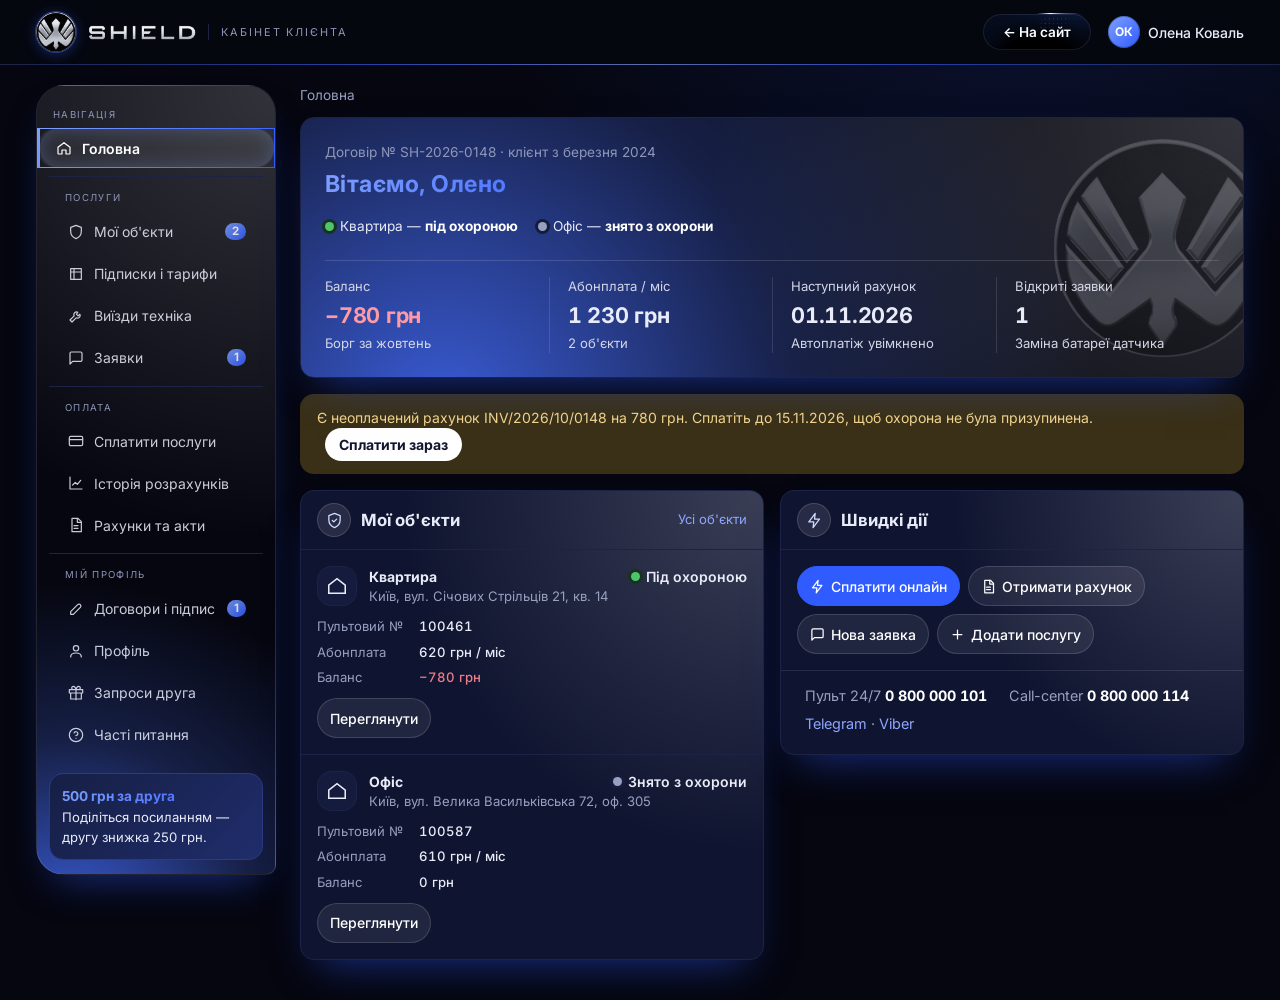
<file: shield-site-github-2026-11-03 2/cabinet.html>
<!doctype html><html><head><meta charset=utf8><meta name=viewport content="width=device-width,initial-scale=1,viewport-fit=cover"><style>:root{color-scheme:light;box-sizing:border-box;padding-top:env(safe-area-inset-top,0px);padding-bottom:env(safe-area-inset-bottom,0px)}html{scroll-padding-top:env(safe-area-inset-top,0px)}body{margin:0;padding:0;font:14px -apple-system,BlinkMacSystemFont,sans-serif;background:#fff;color:#000}img{max-width:100%}[hidden]:not([hidden=until-found i]){display:none!important}</style><body>
<link rel="stylesheet" href="shiny-button.css?v=20260923l">
<title>SHIELD — Кабінет клієнта</title>
<meta name="claude:viewport-fit-sides" content="cover">
<link rel="preconnect" href="https://fonts.googleapis.com"><link rel="preconnect" href="https://fonts.gstatic.com" crossorigin>
<link rel="stylesheet" href="https://fonts.googleapis.com/css2?family=Inter:wght@400;500;600;700;800&display=swap">
<style>
/* Layout: Odoo portal structure (cards, statusbar, notebook tabs) in SHIELD's black-and-chrome identity; dark header + Sheriff-style dark left navigation, steel-grey work area. */
:root{color-scheme:dark;
  --primary:#2f5bff; --primary-hover:#4d7fff; --primary-fg:#FFFFFF; --secondary:#8fa6ff;
  --chrome-bg:#05070f; --chrome-bg-2:#0c1024; --chrome-line:#1c2347; --chrome-fg:#e9ecf8; --chrome-muted:#8e96b8;
  --metal:linear-gradient(135deg,#7fa0ff 0%,#2f5bff 100%);
  --display:"Inter",system-ui,-apple-system,sans-serif;
  --bg:#080b18; --surface:#0f1430; --surface-2:#151b3d; --border:#262e5c; --border-soft:#1c2347;
  --fg:#e9ecf8; --muted:#98a0c0; --link:#8fa6ff;
  --success:#4CC56B; --success-bg:#16331f; --success-fg:#9BE0AE;
  --warning:#F0B43C; --warning-bg:#3a3017; --warning-fg:#F3D48C;
  --danger:#F07C87; --danger-bg:#46242A; --danger-fg:#F6B7BE;
  --info-bg:#14305e; --info-fg:#a9c6ff; --src-bg:#1a2350; --src-fg:#b4c3ff;
  --font:"Inter",-apple-system,BlinkMacSystemFont,"Segoe UI",Roboto,Arial,sans-serif;
  --mono:SFMono-Regular,Menlo,Consolas,monospace;
  --radius:14px;
}
*{box-sizing:border-box}
body{background:var(--bg);color:var(--fg);font-family:var(--font);font-size:14px;line-height:1.5}
a{color:var(--link);text-decoration:none} a:hover{text-decoration:underline}
h1,h2,h3{margin:0;font-weight:600;text-wrap:balance}
h1{font-family:var(--display);font-weight:700;font-size:1.3rem;letter-spacing:.02em;line-height:1.35}
h2{font-size:1.05rem} h3{font-size:1rem}
.num{font-variant-numeric:tabular-nums}
:focus-visible{outline:2px solid var(--secondary);outline-offset:2px}

/* header */
body::before{content:"";position:fixed;inset:0 0 auto;height:env(safe-area-inset-top,0px);z-index:10;background:var(--chrome-bg)}
.topbar{position:sticky;top:env(safe-area-inset-top,0px);z-index:5;background:var(--chrome-bg);border-bottom:1px solid var(--chrome-line);color:var(--chrome-fg)}
.topbar::after{content:"";position:absolute;left:0;right:0;bottom:-1px;height:1px;background:linear-gradient(90deg,transparent,#2f5bff 30%,#8fa6ff 50%,#2f5bff 70%,transparent);opacity:.55}
.topbar-in{display:flex;align-items:center;gap:16px;min-height:64px;max-width:1240px;margin:0 auto;padding-left:max(16px,env(safe-area-inset-left,0px));padding-right:max(16px,env(safe-area-inset-right,0px))}
.logo{display:flex;align-items:center;gap:12px}
.logo:hover{text-decoration:none}
.logo .emblem{width:40px;height:40px;border-radius:50%;box-shadow:0 0 0 1px #2c3a80,0 2px 14px rgba(47,91,255,.35)}
.logo .wordmark{height:15px;width:auto}
.logo .sub{font-size:.68rem;letter-spacing:.18em;text-transform:uppercase;color:var(--chrome-muted);border-left:1px solid var(--chrome-line);padding-left:12px}
.top-actions{margin-left:auto;display:flex;align-items:center;gap:16px}
.src-toggle{display:flex;align-items:center;gap:6px;font-size:.8rem;color:var(--chrome-muted);cursor:pointer;user-select:none}
.user-chip{display:flex;align-items:center;gap:8px;font-weight:500}
.avatar{width:32px;height:32px;border-radius:50%;background:var(--metal);color:#fff;display:grid;place-items:center;font-size:.75rem;font-weight:700;box-shadow:inset 0 0 0 1px rgba(0,0,0,.25)}
@media (max-width:640px){.user-name,.src-toggle span,.logo .sub{display:none}.logo .wordmark{height:12px}}

.back-site{font-size:.85rem;font-weight:600;color:var(--chrome-fg);border:1px solid var(--chrome-line);border-radius:999px;padding:6px 14px}.back-site:hover{background:rgba(255,255,255,.06);text-decoration:none}
@media (max-width:640px){.back-site{padding:5px 10px;font-size:.78rem}}



/* === site card look: dark glass cards with blue glow, asymmetric corners === */
body{background:radial-gradient(60% 40% at 80% 0%,rgba(47,91,255,.14),transparent 70%),#05060f}
.card,.kpi,.hero,.side{background:radial-gradient(circle at 15% 115%,#3a5cd6 0%,#161f45 42%,#05060f 78%);border:1px solid rgba(120,150,255,.16);border-radius:28px 28px 10px 28px;box-shadow:0 18px 50px -18px rgba(47,91,255,.35)}
.hero{padding:34px}
.card-h{border-bottom:1px solid rgba(255,255,255,.1);padding:18px 24px}
.card-b{padding:24px}
.kpi{padding:24px}
.kpi .v{font-weight:700;font-size:1.6rem;letter-spacing:-.01em}
.card-h h2,.card-h h3{font-weight:700}
th{background:rgba(255,255,255,.05)}
td,th{border-bottom-color:rgba(255,255,255,.08)}
tfoot td{background:rgba(255,255,255,.05)}
.obj-ico{border-radius:50%;background:rgba(255,255,255,.08);border-color:rgba(255,255,255,.12)}
.btn{border-radius:999px;padding:10px 20px}
.btn:not(.btn-primary):not(.btn-secondary):not(.btn-link):not(.btn-danger){background:rgba(255,255,255,.08);border-color:rgba(255,255,255,.14);color:#fff}
.side{padding:14px 0}
.side a{border-left:0;border-radius:999px;margin:2px 12px;padding:9px 14px}
.side a.active{border-image:none;border-left:0;background:rgba(255,255,255,.14)}
.side a .cnt{background:#fff;color:#11162f}
.side-promo{background:rgba(255,255,255,.08);border:1px solid rgba(255,255,255,.14);border-radius:20px}
.plan-opt,.alert{border-radius:20px}
.plan-opt{background:rgba(255,255,255,.04)}
.tabs button.on{background:rgba(255,255,255,.08)}
input[type=text],input[type=number],input[type=tel],input[type=email],select,textarea{background:rgba(255,255,255,.06);border-color:rgba(255,255,255,.16);border-radius:14px}
@media (max-width:900px){.side{border-radius:22px;padding:4px}.side a{margin:0 2px}}

/* sidebar + cards: same glass sheen as site process cards */
.side,.card,.kpi,.hero{position:relative;overflow:hidden;border:1px solid rgba(255,255,255,.12);box-shadow:0 20px 40px -18px rgba(47,91,255,.5)}
.side{position:sticky;overflow:hidden}
.side::before,.card::before,.kpi::before,.hero::before{content:"";position:absolute;inset:0;background:radial-gradient(circle at 100% 0%,rgba(255,255,255,.18),transparent 55%);pointer-events:none;z-index:0}
.side>*,.card>*,.kpi>*,.hero>*{position:relative;z-index:1}
.hero .wm{position:absolute}
.side-group+.side-group{border-top:1px solid rgba(255,255,255,.1);margin:0 20px}
.side-group{padding:10px 0}
.side-label{padding:8px 4px 6px;color:#a9adc9}
.side a{margin:2px -8px;padding:10px 16px;border-radius:999px;border:1px solid transparent;opacity:.92}
.side a:hover{background:rgba(255,255,255,.08)}
.side a.active{background:rgba(255,255,255,.14);border:1px solid rgba(255,255,255,.16);box-shadow:inset 0 0 18px rgba(140,175,255,.25)}
.side-promo{margin:10px 16px 6px}
@media (max-width:900px){.side-group+.side-group{margin:0}.side a{margin:0 2px}}

/* side fix */
.side-group{padding:10px 12px}
.side-group+.side-group{margin:0 12px;padding-inline:0}
.side a{margin:2px 0}
.side-label{padding:8px 12px 6px}
.side{overflow-y:auto;max-height:calc(100vh - 100px);scrollbar-width:none}
.side a:focus-visible{outline:0}
@media (max-width:900px){.side{max-height:none}.side-group,.side-group+.side-group{padding:0;margin:0}.side a{margin:0 2px}}

/* side: strong blue stretch like site cards */
.side{background:radial-gradient(130% 55% at 10% 108%,#4a74ff 0%,#3a5cd6 25%,#16224f 60%,transparent 85%),#05060f}
@media (max-width:900px){.side{background:radial-gradient(circle at 15% 115%,#3a5cd6 0%,#161f45 42%,#05060f 78%)}}

/* side: exact site-card gradient (fixed-size circle so a tall block looks like the square card) */
.side{background:radial-gradient(circle 440px at 15% calc(100% + 50px),#3a5cd6 0%,#161f45 42%,#05060f 78%);border-radius:28px 28px 10px 28px}
@media (max-width:900px){.side{background:radial-gradient(circle at 15% 115%,#3a5cd6 0%,#161f45 42%,#05060f 78%)}}
/* transitions */
@keyframes cabIn{from{opacity:0;transform:translateY(14px)}to{opacity:1;transform:none}}
@keyframes cabPage{from{opacity:0}to{opacity:1}}
body{animation:cabPage .5s ease both}
.view:not([hidden]){animation:cabIn .45s cubic-bezier(.22,1,.36,1) both}
.view:not([hidden]) > .card,.view:not([hidden]) .grid > *{animation:cabIn .5s cubic-bezier(.22,1,.36,1) both}
.view:not([hidden]) .grid > :nth-child(2){animation-delay:.05s}
.view:not([hidden]) .grid > :nth-child(3){animation-delay:.1s}
.view:not([hidden]) .grid > :nth-child(4){animation-delay:.15s}
.card,.btn,.side a,.back-site,.plan-opt,.tabs button{transition:background .2s,border-color .2s,transform .2s,box-shadow .2s,color .2s}
.card:hover{border-color:var(--border)}
.btn:hover{transform:translateY(-1px)}
body.leaving{opacity:0;transition:opacity .35s ease}
@media (prefers-reduced-motion:reduce){*{animation:none!important}}
/* shell */
.shell{display:grid;grid-template-columns:240px minmax(0,1fr);gap:24px;max-width:1240px;margin:0 auto;padding-block:20px 40px;padding-left:max(16px,env(safe-area-inset-left,0px));padding-right:max(16px,env(safe-area-inset-right,0px))}
@media (max-width:900px){.shell{grid-template-columns:minmax(0,1fr);gap:12px}}

/* sidebar */
.side{align-self:start;position:sticky;top:calc(env(safe-area-inset-top,0px) + 84px);background:var(--chrome-bg-2);border:1px solid var(--chrome-line);border-radius:var(--radius);padding:8px 0;color:var(--chrome-fg)}
.side-group{padding:6px 0}
.side-group+.side-group{border-top:1px solid var(--chrome-line)}
.side-label{font-family:var(--display);font-size:.6rem;text-transform:uppercase;letter-spacing:.14em;color:var(--chrome-muted);padding:8px 16px 4px}
.side a{display:flex;align-items:center;gap:10px;padding:8px 16px;color:var(--chrome-fg);border-left:3px solid transparent;opacity:.86}
.side a:hover{background:rgba(255,255,255,.04);text-decoration:none;opacity:1}
.side a.active{border-image:var(--metal) 1;border-left-width:3px;border-left-style:solid;background:rgba(255,255,255,.07);color:#FFFFFF;font-weight:600;opacity:1}
.side a .cnt{margin-left:auto;font-size:.72rem;font-weight:700;background:var(--metal);color:#fff;border-radius:10px;padding:0 7px}
.side svg{width:16px;height:16px;flex:none;stroke:currentColor;fill:none;stroke-width:1.8;stroke-linecap:round;stroke-linejoin:round}
.side-promo{margin:10px 12px 6px;padding:12px;border-radius:var(--radius);background:linear-gradient(135deg,#161f45,#1f2d6b);border:1px solid #2c3a80;color:var(--chrome-fg);font-size:.82rem}
.side-promo b{display:block;font-family:var(--display);font-weight:700;font-size:.85rem;margin-bottom:2px;background:var(--metal);-webkit-background-clip:text;background-clip:text;color:transparent}
@media (max-width:900px){
  .side{position:static;display:flex;overflow-x:auto;padding:0;gap:0;scrollbar-width:none}
  .side-group{display:flex;padding:0;border:0!important}
  .side-label,.side-promo{display:none}
  .side a{white-space:nowrap;border-left:0;border-bottom:3px solid transparent;padding:10px 12px}
  .side a.active{border-image:none;border-left:0;border-bottom:3px solid #4d7fff}
}

/* content */
.crumbs{display:flex;flex-wrap:wrap;gap:6px;align-items:center;color:var(--muted);font-size:.85rem;margin-bottom:12px}
.crumbs a{color:var(--muted)}
.view{display:grid;gap:16px;min-width:0}
.view-head{display:flex;flex-wrap:wrap;align-items:center;gap:12px;justify-content:space-between}
.card{background:var(--surface);border:1px solid var(--border-soft);border-radius:var(--radius);min-width:0}
.card-h{display:flex;align-items:center;justify-content:space-between;gap:8px;padding:12px 16px;border-bottom:1px solid var(--border-soft)}
.card-b{padding:16px}
.grid{display:grid;gap:16px}
.g2{grid-template-columns:repeat(auto-fit,minmax(280px,1fr))}
.g3{grid-template-columns:repeat(auto-fit,minmax(220px,1fr))}
.g4{grid-template-columns:repeat(auto-fit,minmax(180px,1fr))}
.muted{color:var(--muted)} .small{font-size:.82rem}

.btn{border-radius:999px!important;display:inline-flex;align-items:center;gap:6px;border:1px solid transparent;border-radius:var(--radius);padding:6px 12px;font:inherit;font-weight:500;cursor:pointer;background:var(--surface-2);color:var(--fg);border-color:var(--border)}
.btn:hover{text-decoration:none;filter:brightness(.97)}
.btn-primary{background:var(--primary);border-color:var(--primary);color:var(--primary-fg)}
.btn-primary:hover{background:var(--primary-hover)}
.btn-secondary{background:var(--metal);border-color:#4d7fff;color:#fff}
.btn-link{background:none;border-color:transparent;color:var(--link);padding-inline:4px}
.btn-danger{background:none;color:var(--danger);border-color:var(--danger)}
.btn-row{display:flex;flex-wrap:wrap;gap:8px}

.badge{display:inline-block;font-size:.75rem;font-weight:600;padding:2px 8px;border-radius:10px;white-space:nowrap}
.b-ok{background:var(--success-bg);color:var(--success-fg)}
.b-warn{background:var(--warning-bg);color:var(--warning-fg)}
.b-bad{background:var(--danger-bg);color:var(--danger-fg)}
.b-info{background:var(--info-bg);color:var(--info-fg)}
.b-mute{background:var(--surface-2);color:var(--muted);border:1px solid var(--border-soft)}

/* data-source tags (developer overlay) */
.src{display:none;font-family:var(--mono);font-size:.7rem;background:var(--src-bg);color:var(--src-fg);padding:1px 6px;border-radius:3px;white-space:nowrap}
.show-src .src{display:inline-block}

/* balance + kpis */
.kpi{padding:16px;display:grid;gap:4px}
.kpi .v{font-family:var(--display);font-size:1.2rem;line-height:1.6}

/* home hero band */
.hero{position:relative;overflow:hidden;background:radial-gradient(circle at 15% 115%,#3a5cd6 0%,#161f45 42%,#05060f 78%);color:var(--chrome-fg);border:1px solid var(--chrome-line);border-radius:var(--radius);padding:24px;display:grid;gap:6px}
.hero h1{background:var(--metal);-webkit-background-clip:text;background-clip:text;color:transparent;font-size:1.45rem;max-width:22ch}
.hero .sub{color:var(--chrome-muted);font-size:.85rem;position:relative}
.hero .wm{position:absolute;right:-30px;top:50%;transform:translateY(-50%);width:220px;height:220px;opacity:.22;border-radius:50%;pointer-events:none}
.hero .stat{position:relative;display:flex;flex-wrap:wrap;gap:8px 20px;margin-top:10px;font-size:.85rem}
.hero .stat b{color:#FFFFFF}
@media (max-width:640px){.hero .wm{width:150px;height:150px;right:-40px}}
.kpi .v.neg{color:var(--danger)} .kpi .v.pos{color:var(--success)}

/* object card */
.obj{display:grid;gap:10px;padding:16px}
.obj-top{display:flex;gap:12px;align-items:flex-start}
.obj-ico{width:40px;height:40px;border-radius:var(--radius);background:var(--surface-2);border:1px solid var(--border-soft);display:grid;place-items:center;flex:none}
.obj-ico svg{width:22px;height:22px;stroke:var(--fg);fill:none;stroke-width:1.7}
.armed{display:flex;align-items:center;gap:6px;font-weight:600}
.dot{width:9px;height:9px;border-radius:50%;background:var(--success);box-shadow:0 0 0 3px var(--success-bg)}
.dot.off{background:var(--muted);box-shadow:0 0 0 3px var(--surface-2)}
.dl{display:grid;grid-template-columns:max-content minmax(0,1fr);gap:6px 16px;margin:0}
.dl dt{color:var(--muted)} .dl dd{margin:0;font-weight:500}

/* Odoo statusbar */
.statusbar{display:flex;flex-wrap:wrap;gap:0;justify-content:flex-end}
.statusbar span{position:relative;padding:4px 14px 4px 20px;font-size:.8rem;background:var(--surface-2);color:var(--muted);border:1px solid var(--border-soft);margin-left:-1px;clip-path:polygon(0 0,calc(100% - 8px) 0,100% 50%,calc(100% - 8px) 100%,0 100%,8px 50%)}
.statusbar span:first-child{clip-path:polygon(0 0,calc(100% - 8px) 0,100% 50%,calc(100% - 8px) 100%,0 100%);padding-left:12px}
.statusbar span.on{background:var(--primary);color:var(--primary-fg);border-color:var(--primary)}

/* tables */
.tbl-wrap{overflow-x:auto}
table{width:100%;border-collapse:collapse;font-variant-numeric:tabular-nums}
th,td{padding:9px 12px;border-bottom:1px solid var(--border-soft);text-align:left;vertical-align:middle}
th{font-size:.78rem;color:var(--muted);font-weight:600;background:var(--surface-2);white-space:nowrap}
td.r,th.r{text-align:right}
tr:last-child td{border-bottom:0}
tfoot td{font-weight:600;background:var(--surface-2)}

/* tabs (Odoo notebook) */
.tabs{display:flex;gap:0;border-bottom:1px solid var(--border);overflow-x:auto}
.tabs button{border:1px solid transparent;border-bottom:0;background:none;padding:8px 14px;font:inherit;color:var(--muted);cursor:pointer;margin-bottom:-1px;border-radius:var(--radius) var(--radius) 0 0;white-space:nowrap}
.tabs button.on{background:var(--surface);border-color:var(--border);color:var(--fg);font-weight:600}

/* timeline (Odoo chatter-like) */
.tl{display:grid;gap:0}
.tl-item{display:grid;grid-template-columns:20px minmax(0,1fr) auto;gap:10px;padding:10px 0;border-bottom:1px dashed var(--border-soft)}
.tl-item:last-child{border-bottom:0}
.tl-dot{width:10px;height:10px;border-radius:50%;margin-top:5px;background:var(--muted)}
.tl-dot.ok{background:var(--success)} .tl-dot.warn{background:var(--warning)} .tl-dot.bad{background:var(--danger)}

/* forms */
.field{display:grid;gap:4px}
.field label{font-weight:600;font-size:.85rem}
input[type=text],input[type=number],input[type=tel],input[type=email],select,textarea{font:inherit;color:var(--fg);background:var(--surface);border:1px solid var(--border);border-radius:var(--radius);padding:7px 10px;width:100%}
textarea{min-height:90px;resize:vertical}
.switch{display:flex;align-items:center;gap:10px;cursor:pointer}
.switch input{width:36px;height:20px;appearance:none;background:var(--border);border-radius:10px;position:relative;cursor:pointer;flex:none;transition:background .15s}
.switch input::after{content:"";position:absolute;top:2px;left:2px;width:16px;height:16px;border-radius:50%;background:#fff;transition:left .15s}
.switch input:checked{background:var(--success)} .switch input:checked::after{left:18px}

.alert{padding:12px 16px;border-radius:var(--radius);border:1px solid transparent}
.alert-warn{background:var(--warning-bg);color:var(--warning-fg)}
.alert-info{background:var(--info-bg);color:var(--info-fg)}

details.faq{border-bottom:1px solid var(--border-soft)}
details.faq summary{cursor:pointer;padding:12px 16px;font-weight:500;list-style:none;display:flex;justify-content:space-between;gap:12px}
details.faq summary::after{content:"+";color:var(--muted)}
details.faq[open] summary::after{content:"−"}
details.faq p{margin:0;padding:0 16px 14px;color:var(--muted);max-width:70ch}

.toast{position:fixed;right:max(16px,env(safe-area-inset-right,0px));bottom:calc(16px + env(safe-area-inset-bottom,0px));background:var(--fg);color:var(--bg);padding:10px 16px;border-radius:var(--radius);box-shadow:0 4px 16px rgba(0,0,0,.2);z-index:20}
.plan-opt{display:grid;gap:4px;padding:14px;border:1px solid var(--border);border-radius:var(--radius);cursor:pointer}
.plan-opt:has(input:checked){border-color:var(--primary);box-shadow:0 0 0 1px var(--primary)}
.plan-opt .price{font-size:1.2rem;font-weight:600}
.copy-row{display:flex;gap:8px} .copy-row input{min-width:0}
@media (prefers-reduced-motion:reduce){*{transition:none!important}}
/* side gradient must beat the later base rule */
nav.side{background:radial-gradient(circle 440px at 15% calc(100% + 50px),#3a5cd6 0%,#161f45 42%,#05060f 78%) !important;border:1px solid rgba(255,255,255,.12) !important;border-radius:28px 28px 10px 28px !important;box-shadow:0 20px 40px -18px rgba(47,91,255,.5)}
@media (max-width:900px){nav.side{background:radial-gradient(circle at 15% 115%,#3a5cd6 0%,#161f45 42%,#05060f 78%) !important;border-radius:22px !important}}

.back-site.shiny-btn{border:1px solid transparent;padding:10px 20px;color:#fff;font-size:.85rem}.back-site.shiny-btn:hover{background:linear-gradient(#000,#000) padding-box,conic-gradient(from calc(var(--gleam-angle) - var(--gleam-angle-offset)),transparent,var(--gleam-accent) var(--gleam-percent),var(--gleam-shine) calc(var(--gleam-percent) * 2),var(--gleam-accent) calc(var(--gleam-percent) * 3),transparent calc(var(--gleam-percent) * 4)) border-box}
/* icons */
.ic{display:inline-grid;place-items:center;width:34px;height:34px;border-radius:50%;background:rgba(255,255,255,.1);border:1px solid rgba(255,255,255,.14);flex:none;color:#cfdcff}
.ic svg{width:17px;height:17px;stroke:currentColor;fill:none;stroke-width:1.8;stroke-linecap:round;stroke-linejoin:round}
.card-h h2,.card-h h3{display:flex;align-items:center;gap:10px}
.kpi .ic{position:absolute;top:16px;right:16px;width:40px;height:40px;z-index:1}
.kpi .ic svg{width:20px;height:20px}
.btn .bi{width:15px;height:15px;stroke:currentColor;fill:none;stroke-width:2;stroke-linecap:round;stroke-linejoin:round;flex:none}

/* home: fewer blocks */
.hero-kpis{position:relative;z-index:1;display:grid;grid-template-columns:repeat(4,minmax(0,1fr));gap:0;margin-top:18px;border-top:1px solid rgba(255,255,255,.14);padding-top:16px}
.hero-kpis>div{display:grid;gap:2px;padding:0 18px;border-left:1px solid rgba(255,255,255,.12)}
.hero-kpis>div:first-child{padding-left:0;border-left:0}
.hero-kpis .muted{color:#aeb4d6}
.hero-kpis .v{font-weight:700;font-size:1.35rem;letter-spacing:-.01em}
.hero-kpis .v.neg{color:#ff9aa4}
.hero-kpis .small{color:#d4d7e8}
.phones-row{display:flex;flex-wrap:wrap;gap:6px 22px;padding:14px 24px 20px;border-top:1px solid rgba(255,255,255,.1);font-size:.9rem}
.phones-row span{color:var(--muted)}.phones-row b{color:#fff;font-variant-numeric:tabular-nums}
@media (max-width:700px){.hero-kpis{grid-template-columns:1fr 1fr;gap:14px 0}.hero-kpis>div:nth-child(3){padding-left:0;border-left:0}}

/* convenience: client-friendly navigation */
.src-toggle{display:none !important}
.tabbar{display:none}
.side a,.btn,.tabs button{min-height:40px}
.alert-warn a{display:inline-flex;align-items:center;background:#fff;color:#11162f;font-weight:700;border-radius:999px;padding:6px 14px;margin-left:8px;text-decoration:none}
@media (max-width:900px){
  .side{display:none !important}
  body{padding-bottom:calc(76px + env(safe-area-inset-bottom,0px))}
  .tabbar{display:grid;grid-template-columns:repeat(5,1fr);position:fixed;left:0;right:0;bottom:0;z-index:30;background:rgba(5,7,15,.92);backdrop-filter:blur(14px);-webkit-backdrop-filter:blur(14px);border-top:1px solid rgba(255,255,255,.1);padding:6px 6px calc(6px + env(safe-area-inset-bottom,0px))}
  .tabbar a{display:flex;flex-direction:column;align-items:center;gap:3px;padding:6px 2px;border-radius:14px;color:#9aa0c8;font-size:11px;font-weight:600;text-decoration:none;min-height:50px}
  .tabbar svg{width:22px;height:22px;stroke:currentColor;fill:none;stroke-width:1.8;stroke-linecap:round;stroke-linejoin:round}
  .tabbar a.on{color:#fff;background:rgba(255,255,255,.12);box-shadow:inset 0 0 14px rgba(120,160,255,.25)}
  .tabbar a.pay svg{color:#7fa0ff}
  .toast{bottom:calc(88px + env(safe-area-inset-bottom,0px))}
  .shell{padding-top:12px}
}
</style>

<header class="topbar"><div class="topbar-in">
  <a class="logo" href="#home" aria-label="SHIELD — на головну">
    <img class="emblem" src="media/cabinet/shield-emblem.png" alt="">
    <img class="wordmark" src="media/cabinet/shield-wordmark.png" alt="SHIELD">
    <span class="sub">Кабінет клієнта</span>
  </a>
  <div class="top-actions">
    <a class="back-site" href="index.html">← На сайт</a>
    <label class="src-toggle" title="Показати, з якої моделі Odoo береться кожен блок"><input type="checkbox" id="srcToggle"> <span>Джерела даних</span></label>
    <div class="user-chip"><div class="avatar">ОК</div><span class="user-name">Олена Коваль</span></div>
  </div>
</div></header>

<div class="shell" id="shell">
  <nav class="side" aria-label="Розділи кабінету">
    <div class="side-group">
      <div class="side-label">Навігація</div>
      <a href="#home" data-v="home"><svg viewBox="0 0 24 24"><path d="M3 11l9-7 9 7v9a1 1 0 0 1-1 1h-5v-6h-6v6H4a1 1 0 0 1-1-1z"/></svg>Головна</a>
    </div>
    <div class="side-group">
      <div class="side-label">Послуги</div>
      <a href="#objects" data-v="objects"><svg viewBox="0 0 24 24"><path d="M12 2l8 3v6c0 5-3.4 9.3-8 11-4.6-1.7-8-6-8-11V5z"/></svg>Мої об'єкти<span class="cnt">2</span></a>
      <a href="#subscription" data-v="subscription"><svg viewBox="0 0 24 24"><path d="M4 4h16v16H4z"/><path d="M4 9h16M9 4v16"/></svg>Підписки і тарифи</a>
      <a href="#visits" data-v="visits"><svg viewBox="0 0 24 24"><path d="M14.7 6.3a4 4 0 0 0-5.4 5.4L3 18l3 3 6.3-6.3a4 4 0 0 0 5.4-5.4l-2.5 2.5-2.5-2.5z"/></svg>Виїзди техніка</a>
      <a href="#tickets" data-v="tickets"><svg viewBox="0 0 24 24"><path d="M21 15a2 2 0 0 1-2 2H7l-4 4V5a2 2 0 0 1 2-2h14a2 2 0 0 1 2 2z"/></svg>Заявки<span class="cnt">1</span></a>
    </div>
    <div class="side-group">
      <div class="side-label">Оплата</div>
      <a href="#pay" data-v="pay"><svg viewBox="0 0 24 24"><rect x="2" y="5" width="20" height="14" rx="2"/><path d="M2 10h20"/></svg>Сплатити послуги</a>
      <a href="#ledger" data-v="ledger"><svg viewBox="0 0 24 24"><path d="M3 3v18h18"/><path d="M7 15l4-4 3 3 5-6"/></svg>Історія розрахунків</a>
      <a href="#invoices" data-v="invoices"><svg viewBox="0 0 24 24"><path d="M6 2h9l5 5v15H6z"/><path d="M14 2v6h6M9 13h6M9 17h6"/></svg>Рахунки та акти</a>
    </div>
    <div class="side-group">
      <div class="side-label">Мій профіль</div>
      <a href="#documents" data-v="documents"><svg viewBox="0 0 24 24"><path d="M4 20h4L18.5 9.5a2.8 2.8 0 0 0-4-4L4 16z"/></svg>Договори і підпис<span class="cnt">1</span></a>
      <a href="#profile" data-v="profile"><svg viewBox="0 0 24 24"><circle cx="12" cy="8" r="4"/><path d="M4 21c0-4 4-6 8-6s8 2 8 6"/></svg>Профіль</a>
      <a href="#referral" data-v="referral"><svg viewBox="0 0 24 24"><path d="M20 12v9H4v-9M2 7h20v5H2zM12 22V7M12 7H8a2.5 2.5 0 1 1 0-5c3 0 4 5 4 5zM12 7h4a2.5 2.5 0 1 0 0-5c-3 0-4 5-4 5z"/></svg>Запроси друга</a>
      <a href="#faq" data-v="faq"><svg viewBox="0 0 24 24"><circle cx="12" cy="12" r="10"/><path d="M9.1 9a3 3 0 0 1 5.8 1c0 2-3 3-3 3M12 17h.01"/></svg>Часті питання</a>
    </div>
    <div class="side-promo"><b>500 грн за друга</b>Поділіться посиланням — другу знижка 250 грн.</div>
  </nav>

  <main id="main">
    <div class="crumbs" id="crumbs"></div>

    <!-- HOME -->
    <section class="view" data-view="home">
      <div class="hero">
        <img class="wm" src="media/cabinet/shield-emblem.png" alt="">
        <span class="sub">Договір № SH-2026-0148 · клієнт з березня 2024</span>
        <h1>Вітаємо, Олено</h1>
        <div class="stat"><span><span class="dot" style="display:inline-block;margin-right:6px"></span>Квартира — <b>під охороною</b></span><span><span class="dot off" style="display:inline-block;margin-right:6px"></span>Офіс — <b>знято з охорони</b></span></div>
      <div class="hero-kpis">
          <div><span class="muted small">Баланс</span><span class="v neg num">−780 грн</span><span class="small">Борг за жовтень</span></div>
          <div><span class="muted small">Абонплата / міс</span><span class="v num">1 230 грн</span><span class="small">2 об'єкти</span></div>
          <div><span class="muted small">Наступний рахунок</span><span class="v num">01.11.2026</span><span class="small">Автоплатіж увімкнено</span></div>
          <div><span class="muted small">Відкриті заявки</span><span class="v num">1</span><span class="small">Заміна батареї датчика</span></div>
        </div>
      </div>
      <div class="alert alert-warn">Є неоплачений рахунок INV/2026/10/0148 на 780 грн. Сплатіть до 15.11.2026, щоб охорона не була призупинена. <a href="#pay">Сплатити зараз</a></div>

      <div class="grid g2">
        <div class="card">
          <div class="card-h"><h2>Мої об'єкти</h2><a href="#objects" class="small">Усі об'єкти</a></div>
          <div id="homeObjects"></div>
        </div>
        <div class="card" style="align-self:start"><div class="card-h"><h2>Швидкі дії</h2></div>
            <div class="card-b btn-row">
              <a class="btn btn-primary" href="#pay">Сплатити онлайн</a>
              <a class="btn" href="#invoices">Отримати рахунок</a>
              <a class="btn" href="#tickets">Нова заявка</a>
              <a class="btn" href="#subscription">Додати послугу</a>
            </div>
            <div class="phones-row"><span>Пульт 24/7 <b>0 800 000 101</b></span><span>Call-center <b>0 800 000 114</b></span><span><a href="#tickets">Telegram</a> · <a href="#tickets">Viber</a></span></div></div>
      </div>

    </section>

    <!-- OBJECTS -->
    <section class="view" data-view="objects" hidden>
      <div class="view-head"><h1>Мої об'єкти</h1><button class="btn btn-primary" data-toast="Заявку на підключення створено. Менеджер зателефонує сьогодні.">+ Підключити новий об'єкт</button></div>
      <div class="grid g2" id="objList"></div>
    </section>

    <!-- OBJECT DETAIL -->
    <section class="view" data-view="object" hidden>
      <div class="card">
        <div class="card-h" style="flex-wrap:wrap"><div><h1 id="objTitle"></h1><div class="muted small" id="objAddr"></div></div><div id="objArmed"></div></div>
        <div class="tabs" role="tablist" style="padding:0 16px">
          <button class="on" data-tab="info">Інформація</button>
          <button data-tab="events">Події охорони</button>
          <button data-tab="equip">Обладнання</button>
          <button data-tab="people">Довірені особи</button>
        </div>
        <div class="card-b" data-pane="info">
          <div class="grid g2">
            <dl class="dl" id="objInfo"></dl>
            <div class="grid" style="gap:10px;align-content:start">
              <div class="muted small">Рівень захищеності <span class="src">кастом: оцінка з обладнання</span></div>
              <div id="objLevel"></div>
              <div class="btn-row"><a class="btn btn-primary" href="#pay">Сплатити</a><a class="btn" href="#subscription">Змінити тариф</a><a class="btn" href="#tickets">Повідомити про несправність</a></div>
            </div>
          </div>
        </div>
        <div class="card-b" data-pane="events" hidden><div class="muted small" style="margin-bottom:8px">Журнал з пульта централізованого спостереження <span class="src">ПЦС API (не Odoo)</span></div><div class="tl" id="objEvents"></div></div>
        <div class="card-b" data-pane="equip" hidden><div class="tbl-wrap"><table><thead><tr><th>Пристрій</th><th>Зона</th><th>Стан</th><th class="r">Заряд</th></tr></thead><tbody id="objEquip"></tbody></table></div><div class="muted small" style="margin-top:8px"><span class="src">stock.lot / ПЦС</span></div></div>
        <div class="card-b" data-pane="people" hidden><div class="tbl-wrap"><table><thead><tr><th>Ім'я</th><th>Телефон</th><th>Роль</th><th>Кодове слово</th></tr></thead><tbody>
          <tr><td>Олена Коваль</td><td class="num">+380 67 000 11 22</td><td>Власник</td><td>●●●●●</td></tr>
          <tr><td>Андрій Коваль</td><td class="num">+380 50 000 33 44</td><td>Довірена особа</td><td>●●●●●</td></tr>
        </tbody></table></div><div class="muted small" style="margin-top:8px">Кодові слова не відображаються. <span class="src">res.partner (child_ids)</span></div></div>
      </div>
    </section>

    <!-- SUBSCRIPTION -->
    <section class="view" data-view="subscription" hidden>
      <div class="card">
        <div class="card-h" style="flex-wrap:wrap;gap:12px"><div><h1>S00148 · Квартира, вул. Січових Стрільців 21</h1><div class="muted small">План: щомісячно · з 12.03.2024 <span class="src">sale.order (is_subscription)</span></div></div>
          <div class="statusbar" aria-label="Статус підписки"><span>Пропозиція</span><span class="on">Активна</span><span>Призупинена</span><span>Закрита</span></div></div>
        <div class="card-b">
          <div class="tbl-wrap"><table>
            <thead><tr><th>Послуга <span class="src">sale.order.line</span></th><th class="r">К-сть</th><th class="r">Ціна</th><th class="r">Сума / міс</th></tr></thead>
            <tbody>
              <tr><td>Пультова охорона квартири<div class="muted small">Цілодобове спостереження, виїзд групи реагування</div></td><td class="r">1</td><td class="r">450 грн</td><td class="r">450 грн</td></tr>
              <tr><td>Тривожна кнопка в застосунку</td><td class="r">1</td><td class="r">90 грн</td><td class="r">90 грн</td></tr>
              <tr><td>Технічне обслуговування обладнання<div class="muted small">1 плановий виїзд на рік</div></td><td class="r">1</td><td class="r">80 грн</td><td class="r">80 грн</td></tr>
            </tbody>
            <tfoot><tr><td colspan="3">Разом щомісяця</td><td class="r">620 грн</td></tr></tfoot>
          </table></div>
        </div>
      </div>
      <div class="grid g2">
        <div class="card"><div class="card-h"><h2>Змінити тариф</h2><span class="src">plan.related_plan_id</span></div>
          <form class="card-b grid" style="gap:10px" data-form="Запит на зміну тарифу надіслано. Нова ціна діятиме з наступного періоду.">
            <label class="plan-opt"><span><input type="radio" name="plan" id="planM" checked> Щомісячно</span><span class="price num">620 грн / міс</span><span class="muted small">Можна скасувати будь-коли</span></label>
            <label class="plan-opt"><span><input type="radio" name="plan" id="planY"> Щороку</span><span class="price num">6 690 грн / рік</span><span class="badge b-ok" style="justify-self:start">−10%, фіксована ціна на рік</span></label>
            <button class="btn btn-primary" style="justify-self:start">Перейти на обраний план</button>
          </form></div>
        <div class="card"><div class="card-h"><h2>Додаткові послуги</h2><span class="src">product.template (recurring)</span></div>
          <div class="card-b grid" style="gap:12px" id="addons"></div></div>
      </div>
      <div class="card"><div class="card-h"><h2>Керування підпискою</h2></div>
        <div class="card-b grid" style="gap:12px">
          <label class="switch"><input type="checkbox" id="autopay" checked> Автоматичне списання з картки •••• 4417 <span class="src">payment_token_id</span></label>
          <div class="btn-row">
            <button class="btn" data-toast="Охорону буде призупинено з 01.12.2026. Абонплата на час паузи — 0 грн.">Призупинити на сезон</button>
            <button class="btn btn-danger" data-toast="Щоб розірвати договір, менеджер зв'яжеться з вами протягом дня.">Розірвати договір</button>
          </div>
          <div class="muted small">Пауза і розірвання доступні, якщо це дозволяє план (<span class="src">pausable_by_user</span> <span class="src">user_closable</span>).</div>
        </div></div>
    </section>

    <!-- PAY -->
    <section class="view" data-view="pay" hidden>
      <h1>Сплатити послуги</h1>
      <div class="grid g2">
        <form class="card" data-form="Оплату 780 грн прийнято. Кошти зарахуються протягом 30 хвилин.">
          <div class="card-h"><h2>Онлайн-оплата</h2><span class="src">account.payment</span></div>
          <div class="card-b grid" style="gap:12px">
            <div class="field"><label for="payObj">Об'єкт</label><select id="payObj"><option>Квартира · вул. Січових Стрільців 21</option><option>Офіс · вул. Велика Васильківська 72</option><option>Усі об'єкти разом</option></select></div>
            <div class="field"><label for="payAmt">Сума, грн</label><input type="number" id="payAmt" value="780" min="1"></div>
            <div class="btn-row"><button class="btn btn-primary">Сплатити карткою</button><button type="button" class="btn" data-toast="Apple Pay / Google Pay відкриються на сторінці платіжного провайдера.">Apple Pay / Google Pay</button></div>
            <div class="muted small">Карткою будь-якого українського банку. Комісія 0%.</div>
          </div>
        </form>
        <div class="grid" style="align-content:start">
          <div class="card kpi"><span class="muted small">До сплати</span><span class="v neg num">780 грн</span><span class="small">Рахунок INV/2026/10/0148 до 15.11.2026</span></div>
          <div class="card"><div class="card-h"><h2>Рахунок для оплати за реквізитами</h2></div>
            <div class="card-b grid" style="gap:10px"><span class="muted">Для юросіб і оплати через банк.</span><button class="btn" data-toast="Рахунок сформовано. Він з'явиться в розділі «Рахунки та акти».">Отримати рахунок</button></div></div>
        </div>
      </div>
    </section>

    <!-- LEDGER -->
    <section class="view" data-view="ledger" hidden>
      <div class="view-head"><h1>Історія взаєморозрахунків</h1><span class="muted small">Баланс: <b class="num" style="color:var(--danger)">−780 грн</b> <span class="src">account.move.line</span></span></div>
      <div class="card tbl-wrap"><table>
        <thead><tr><th>Дата</th><th>Операція</th><th class="r">Нараховано</th><th class="r">Сплачено</th><th class="r">Баланс</th></tr></thead>
        <tbody id="ledgerRows"></tbody></table></div>
    </section>

    <!-- INVOICES -->
    <section class="view" data-view="invoices" hidden>
      <div class="view-head"><h1>Рахунки та акти</h1><button class="btn btn-primary" data-toast="Рахунок на листопад сформовано.">Отримати рахунок</button></div>
      <div class="card tbl-wrap"><table>
        <thead><tr><th>Документ <span class="src">account.move</span></th><th>Дата</th><th>Період</th><th class="r">Сума</th><th>Статус</th><th></th></tr></thead>
        <tbody id="invRows"></tbody></table></div>
    </section>

    <!-- TICKETS -->
    <section class="view" data-view="tickets" hidden>
      <h1>Заявки</h1>
      <div class="grid g2">
        <div class="card"><div class="card-h"><h2>Мої заявки</h2><span class="src">helpdesk.ticket</span></div>
          <div class="tbl-wrap"><table><thead><tr><th>№</th><th>Тема</th><th>Статус</th><th>SLA</th></tr></thead><tbody>
            <tr><td class="num">#1042</td><td>Заміна батареї датчика руху (кухня)</td><td><span class="badge b-info">В роботі</span></td><td class="small">до 31.10</td></tr>
            <tr><td class="num">#0987</td><td>Хибна тривога 12.09</td><td><span class="badge b-ok">Вирішено</span></td><td class="small">вчасно</td></tr>
            <tr><td class="num">#0911</td><td>Зміна довіреної особи</td><td><span class="badge b-ok">Вирішено</span></td><td class="small">вчасно</td></tr>
          </tbody></table></div></div>
        <form class="card" data-form="Заявку #1043 створено. Відповімо протягом 2 годин.">
          <div class="card-h"><h2>Нова заявка</h2></div>
          <div class="card-b grid" style="gap:12px">
            <div class="field"><label for="tType">Тема</label><select id="tType"><option>Несправність обладнання</option><option>Хибна тривога</option><option>Зміна контактів / довірених осіб</option><option>Фінансове питання</option><option>Модернізація обладнання</option><option>Інше</option></select></div>
            <div class="field"><label for="tObj">Об'єкт</label><select id="tObj"><option>Квартира · вул. Січових Стрільців 21</option><option>Офіс · вул. Велика Васильківська 72</option></select></div>
            <div class="field"><label for="tText">Опис</label><textarea id="tText">Датчик на вікні у вітальні показує низький заряд.</textarea></div>
            <button class="btn btn-primary" style="justify-self:start">Надіслати</button>
          </div></form>
      </div>
    </section>

    <!-- VISITS -->
    <section class="view" data-view="visits" hidden>
      <h1>Виїзди техніка</h1>
      <div class="card tbl-wrap"><table>
        <thead><tr><th>Дата <span class="src">project.task (Field Service)</span></th><th>Об'єкт</th><th>Робота</th><th>Технік</th><th>Статус</th><th></th></tr></thead>
        <tbody>
          <tr><td class="num">31.10.2026 10:00–12:00</td><td>Квартира</td><td>Заміна батареї датчика</td><td>Сергій М.</td><td><span class="badge b-info">Заплановано</span></td><td><button class="btn btn-link" data-toast="Оберіть інший час — менеджер підтвердить.">Перенести</button></td></tr>
          <tr><td class="num">14.05.2026</td><td>Офіс</td><td>Планове ТО, тест каналів зв'язку</td><td>Ігор Т.</td><td><span class="badge b-ok">Виконано</span></td><td><button class="btn btn-link" data-toast="Звіт про виїзд відкриється в PDF.">Звіт</button></td></tr>
          <tr><td class="num">12.03.2024</td><td>Квартира</td><td>Монтаж системи Ajax</td><td>Сергій М.</td><td><span class="badge b-ok">Виконано</span></td><td><button class="btn btn-link" data-toast="Акт монтажу відкриється в PDF.">Акт</button></td></tr>
        </tbody></table></div>
    </section>

    <!-- DOCUMENTS -->
    <section class="view" data-view="documents" hidden>
      <h1>Договори і підпис</h1>
      <div class="card tbl-wrap"><table>
        <thead><tr><th>Документ <span class="src">sign.request / documents</span></th><th>Дата</th><th>Статус</th><th></th></tr></thead>
        <tbody>
          <tr><td>Додаткова угода: річний тариф</td><td class="num">28.10.2026</td><td><span class="badge b-warn">Очікує підпису</span></td><td><button class="btn btn-primary" data-toast="Відкриється форма підпису Odoo Sign.">Підписати</button></td></tr>
          <tr><td>Договір охорони № SH-2026-0148 (офіс)</td><td class="num">02.02.2026</td><td><span class="badge b-ok">Підписано</span></td><td><button class="btn btn-link" data-toast="Документ відкриється в PDF.">PDF</button></td></tr>
          <tr><td>Договір охорони № SH-2024-0391 (квартира)</td><td class="num">12.03.2024</td><td><span class="badge b-ok">Підписано</span></td><td><button class="btn btn-link" data-toast="Документ відкриється в PDF.">PDF</button></td></tr>
        </tbody></table></div>
    </section>

    <!-- PROFILE -->
    <section class="view" data-view="profile" hidden>
      <h1>Профіль</h1>
      <div class="grid g2">
        <form class="card" data-form="Зміни збережено.">
          <div class="card-h"><h2>Контактні дані</h2><span class="src">res.partner</span></div>
          <div class="card-b grid" style="gap:12px">
            <div class="field"><label for="pName">ПІБ</label><input type="text" id="pName" value="Коваль Олена Петрівна"></div>
            <div class="field"><label for="pPhone">Телефон для входу</label><input type="tel" id="pPhone" value="+380 67 000 11 22"></div>
            <div class="field"><label for="pMail">Email для рахунків</label><input type="email" id="pMail" value="olena.koval@example.com"></div>
            <button class="btn btn-primary" style="justify-self:start">Зберегти</button>
          </div></form>
        <div class="card"><div class="card-h"><h2>Сповіщення</h2></div>
          <div class="card-b grid" style="gap:12px">
            <label class="switch"><input type="checkbox" id="nAlarm" checked> Тривоги та постановка/зняття — push і SMS</label>
            <label class="switch"><input type="checkbox" id="nInv" checked> Нові рахунки — email</label>
            <label class="switch"><input type="checkbox" id="nDebt" checked> Нагадування про борг — Viber</label>
            <label class="switch"><input type="checkbox" id="nNews"> Новини та акції</label>
          </div></div>
      </div>
    </section>

    <!-- REFERRAL -->
    <section class="view" data-view="referral" hidden>
      <h1>Запроси друга</h1>
      <div class="grid g2">
        <div class="card"><div class="card-b grid" style="gap:12px">
          <p style="margin:0;max-width:60ch">За кожного друга, який підключить охорону за вашим посиланням, ви отримаєте <b>500 грн</b> на рахунок, а друг — <b>250 грн</b> знижки на першу абонплату.</p>
          <div class="copy-row"><input type="text" id="refLink" value="https://my.shield.ua/r/OK0148" readonly><button class="btn btn-primary" id="copyBtn">Скопіювати</button></div>
          <div class="muted small">Бонуси зараховуються після підписання договору другом. <span class="src">кастом: loyalty / промокод</span></div>
        </div></div>
        <div class="grid g3" style="align-content:start">
          <div class="card kpi"><span class="muted small">Запрошено</span><span class="v num">3</span></div>
          <div class="card kpi"><span class="muted small">Підключилися</span><span class="v num">1</span></div>
          <div class="card kpi"><span class="muted small">Бонуси</span><span class="v pos num">500 грн</span></div>
        </div>
      </div>
    </section>

    <!-- FAQ -->
    <section class="view" data-view="faq" hidden>
      <h1>Часті питання</h1>
      <div class="card" id="faqList"></div>
    </section>
  </main>
</div>

<nav class="tabbar" aria-label="Головне меню">
  <a href="#home" data-t="home"><svg viewBox="0 0 24 24"><path d="M3 11l9-7 9 7v9a1 1 0 0 1-1 1h-5v-6h-6v6H4a1 1 0 0 1-1-1z"/></svg><span>Головна</span></a>
  <a href="#objects" data-t="objects,object"><svg viewBox="0 0 24 24"><path d="M12 2l8 3v6c0 5-3.4 9.3-8 11-4.6-1.7-8-6-8-11V5z"/></svg><span>Об'єкти</span></a>
  <a href="#pay" data-t="pay,ledger,invoices" class="pay"><svg viewBox="0 0 24 24"><rect x="2" y="5" width="20" height="14" rx="2"/><path d="M2 10h20"/></svg><span>Оплата</span></a>
  <a href="#tickets" data-t="tickets,visits"><svg viewBox="0 0 24 24"><path d="M21 15a2 2 0 0 1-2 2H7l-4 4V5a2 2 0 0 1 2-2h14a2 2 0 0 1 2 2z"/></svg><span>Заявки</span></a>
  <a href="#profile" data-t="profile,documents,subscription,referral,faq"><svg viewBox="0 0 24 24"><circle cx="12" cy="8" r="4"/><path d="M4 21c0-4 4-6 8-6s8 2 8 6"/></svg><span>Профіль</span></a>
</nav>
<div class="toast" id="toast" role="status" hidden></div>

<script>
const objects=[
  {id:'apt',name:'Квартира',addr:'Київ, вул. Січових Стрільців 21, кв. 14',armed:true,since:'сьогодні 08:42',contract:'SH-2024-0391',console:'100461',panel:'Ajax Hub 2 Plus',fee:620,balance:-780,level:85,
   events:[['ok','Поставлено під охорону','Олена К. (застосунок)','30.10 08:42'],['ok','Знято з охорони','Олена К. (брелок)','29.10 19:10'],['warn','Низький заряд: датчик вікна, вітальня','автоматично','27.10 03:15'],['bad','Тривога: датчик руху, коридор — хибна, скасовано кодовим словом','оператор пульта','12.09 14:02'],['ok','Поставлено під охорону','Андрій К.','12.09 13:55']],
   equip:[['Ajax Hub 2 Plus','—','У мережі · Ethernet + GSM','—'],['MotionProtect','Коридор','Норма','78%'],['DoorProtect','Вхідні двері','Норма','91%'],['DoorProtect','Вікно, вітальня','Низький заряд','9%'],['FireProtect','Кухня','Норма','64%']]},
  {id:'off',name:'Офіс',addr:'Київ, вул. Велика Васильківська 72, оф. 305',armed:false,since:'сьогодні 09:05',contract:'SH-2026-0148',console:'100587',panel:'Ajax Hub 2 (4G)',fee:610,balance:0,level:60,
   events:[['ok','Знято з охорони','Олена К. (клавіатура)','30.10 09:05'],['ok','Поставлено під охорону','Олена К.','29.10 18:30'],['ok','Планове ТО виконано','технік Ігор Т.','14.05 11:20']],
   equip:[['Ajax Hub 2 (4G)','—','У мережі · GSM','—'],['MotionProtect','Приймальня','Норма','88%'],['GlassProtect','Вікна','Норма','95%']]}
];
const $=s=>document.querySelector(s), $$=s=>[...document.querySelectorAll(s)];
const grn=n=>(n<0?'−':'')+Math.abs(n).toLocaleString('uk-UA')+' грн';

function objCard(o){return `<div class="obj"${o!==objects[0]?' style="border-top:1px solid var(--border-soft)"':''}>
  <div class="obj-top"><div class="obj-ico"><svg viewBox="0 0 24 24"><path d="M3 11l9-7 9 7v9H3z"/></svg></div>
  <div style="min-width:0;flex:1"><div style="display:flex;justify-content:space-between;gap:8px;flex-wrap:wrap"><b>${o.name}</b>
  <span class="armed"><span class="dot${o.armed?'':' off'}"></span>${o.armed?'Під охороною':'Знято з охорони'}</span></div>
  <div class="muted small">${o.addr}</div></div></div>
  <dl class="dl small"><dt>Пультовий №</dt><dd class="num">${o.console}</dd><dt>Абонплата</dt><dd class="num">${grn(o.fee)} / міс</dd><dt>Баланс</dt><dd class="num" style="color:${o.balance<0?'var(--danger)':'inherit'}">${grn(o.balance)}</dd></dl>
  <div><a class="btn" href="#object-${o.id}">Переглянути</a></div></div>`}
$('#homeObjects').innerHTML=objects.map(objCard).join('');
$('#objList').innerHTML=objects.map(o=>`<div class="card">${objCard(o).replace(/ style="border-top[^"]*"/,'')}</div>`).join('');

function showObject(id){
  const o=objects.find(x=>x.id===id)||objects[0];
  $('#objTitle').textContent=o.name+' · об’єкт № '+o.console;
  $('#objAddr').textContent=o.addr;
  $('#objArmed').innerHTML=`<span class="armed"><span class="dot${o.armed?'':' off'}"></span>${o.armed?'Під охороною':'Знято з охорони'} · ${o.since}</span> <span class="src">ПЦС API</span>`;
  $('#objInfo').innerHTML=`<dt>Номер договору</dt><dd>${o.contract} <span class="src">sale.order.name</span></dd><dt>Пультовий номер</dt><dd class="num">${o.console}</dd><dt>Модель ППК</dt><dd>${o.panel}</dd><dt>Абонплата</dt><dd class="num">${grn(o.fee)} / міс</dd><dt>Баланс об'єкта</dt><dd class="num">${grn(o.balance)}</dd>`;
  $('#objLevel').innerHTML=`<div style="height:8px;background:var(--surface-2);border:1px solid var(--border-soft);border-radius:4px;overflow:hidden"><div style="height:100%;width:${o.level}%;background:${o.level>=80?'var(--success)':'var(--warning)'}"></div></div><div class="small"><b class="num">${o.level}%</b> — ${o.level>=80?'добрий захист':'додайте датчики на вікна та резервний канал'}</div>`;
  $('#objEvents').innerHTML=o.events.map(e=>`<div class="tl-item"><span class="tl-dot ${e[0]}"></span><div><b>${e[1]}</b><div class="muted small">${e[2]}</div></div><span class="muted small num">${e[3]}</span></div>`).join('');
  $('#objEquip').innerHTML=o.equip.map(e=>`<tr><td>${e[0]}</td><td>${e[1]}</td><td>${/Низьк/.test(e[2])?'<span class="badge b-warn">'+e[2]+'</span>':e[2]}</td><td class="r">${e[3]}</td></tr>`).join('');
  setTab('info');
}
function setTab(t){$$('.tabs button').forEach(b=>b.classList.toggle('on',b.dataset.tab===t));$$('[data-pane]').forEach(p=>p.hidden=p.dataset.pane!==t)}
$$('.tabs button').forEach(b=>b.onclick=()=>setTab(b.dataset.tab));

$('#addons').innerHTML=[['Відеонагляд у хмарі','2 камери, архів 7 днів',190],['Фізична охорона на подію','Охоронець, від 4 годин',0],['Пожежний моніторинг','Датчики диму на пульт',70]].map(a=>`<div style="display:flex;gap:12px;justify-content:space-between;align-items:center;flex-wrap:wrap"><div><b>${a[0]}</b><div class="muted small">${a[1]}</div></div><div style="display:flex;gap:10px;align-items:center"><span class="num">${a[2]?'+'+a[2]+' грн/міс':'за запитом'}</span><button class="btn" data-toast="«${a[0]}» додано до підписки з наступного періоду.">Додати</button></div></div>`).join('');

const months=['05.2026','06.2026','07.2026','08.2026','09.2026','10.2026'];
let bal=0;const led=[];
months.forEach((m,i)=>{bal-=1230;led.push([`01.${m}`,`Абонплата за ${m} (2 об'єкти)`,1230,0,bal]);if(i<5){bal+=1230;led.push([`0${3+i%5}.${m}`,'Оплата карткою •••• 4417',0,1230,bal]);}});
led.push(['18.10.2026','Часткова оплата',0,450,bal+=450]);
$('#ledgerRows').innerHTML=led.reverse().map(r=>`<tr><td class="num">${r[0]}</td><td>${r[1]}</td><td class="r">${r[2]?grn(r[2]):''}</td><td class="r" style="color:var(--success)">${r[3]?grn(r[3]):''}</td><td class="r" style="color:${r[4]<0?'var(--danger)':'inherit'}">${grn(r[4])}</td></tr>`).join('');

$('#invRows').innerHTML=[['INV/2026/10/0148','01.10.2026','жовтень 2026',1230,'part'],['INV/2026/09/0131','01.09.2026','вересень 2026',1230,'paid'],['INV/2026/08/0117','01.08.2026','серпень 2026',1230,'paid'],['Акт/2026/09/0131','30.09.2026','вересень 2026',1230,'act']].map(r=>`<tr><td>${r[0]}</td><td class="num">${r[1]}</td><td>${r[2]}</td><td class="r">${grn(r[3])}</td><td>${{part:'<span class="badge b-warn">Частково сплачено</span>',paid:'<span class="badge b-ok">Сплачено</span>',act:'<span class="badge b-mute">Акт</span>'}[r[4]]}</td><td>${r[4]==='part'?'<a class="btn btn-primary" href="#pay">Сплатити</a>':'<button class="btn btn-link" data-toast="PDF відкриється в новій вкладці.">PDF</button>'}</td></tr>`).join('');

$('#faqList').innerHTML=[
 ['Як скасувати хибну тривогу?','Зніміть систему з охорони в застосунку або брелоком і назвіть оператору кодове слово, коли він зателефонує. Якщо оператор не додзвонився, група реагування все одно приїде.'],
 ['Який час реагування групи?','У межах міста — в середньому 7–12 хвилин. Точний норматив вказано в договорі для кожного об’єкта.'],
 ['Що буде при відключенні світла чи зв’язку?','Централь працює від акумулятора до 16 годин і перемикається між Ethernet, Wi-Fi та SIM. Якщо всі канали втрачено, пульт бачить втрату зв’язку і телефонує вам.'],
 ['Що таке переліміт виїздів?','Тариф включає певну кількість виїздів на хибні тривоги на місяць. Понад ліміт кожен виїзд оплачується окремо за тарифом.'],
 ['Як отримати оригінали рахунків і актів?','Усі документи доступні в розділі «Рахунки та акти». Паперові оригінали можна замовити через заявку з темою «Фінансове питання».'],
 ['Як призупинити охорону на сезон?','У розділі «Підписки і тарифи» натисніть «Призупинити на сезон». На час паузи абонплата не нараховується.'],
 ['Як розірвати або переоформити договір?','Створіть заявку або натисніть «Розірвати договір» у розділі підписок. Менеджер узгодить дату й підготує документи на підпис онлайн.']
].map(f=>`<details class="faq"><summary>${f[0]}</summary><p>${f[1]}</p></details>`).join('');

const titles={home:'Головна',objects:"Мої об'єкти",object:"Об'єкт",subscription:'Підписки і тарифи',pay:'Сплатити послуги',ledger:'Історія розрахунків',invoices:'Рахунки та акти',tickets:'Заявки',visits:'Виїзди техніка',documents:'Договори і підпис',profile:'Профіль',referral:'Запроси друга',faq:'Часті питання'};
function route(){
  let h=(location.hash||'#home').slice(1);let v=h,arg=null;
  if(h.startsWith('object-')){v='object';arg=h.slice(7)}
  if(!titles[v])v='home';
  $$('[data-view]').forEach(s=>s.hidden=s.dataset.view!==v);
  $$('.side a').forEach(a=>a.classList.toggle('active',a.dataset.v===v||(v==='object'&&a.dataset.v==='objects')));
  if(v==='object')showObject(arg);
  const trail=v==='home'?['Головна']:v==='object'?['<a href="#home">Головна</a>','<a href="#objects">Мої об’єкти</a>',objects.find(o=>o.id===arg)?.name||'Об’єкт']:['<a href="#home">Головна</a>',titles[v]];
  $('#crumbs').innerHTML=trail.join(' / ');
  window.scrollTo(0,0);
}
addEventListener('hashchange',route);route();

let tt;function toast(m){const t=$('#toast');t.textContent=m;t.hidden=false;clearTimeout(tt);tt=setTimeout(()=>t.hidden=true,3500)}
document.addEventListener('click',e=>{const b=e.target.closest('[data-toast]');if(b){e.preventDefault();toast(b.dataset.toast)}});
$$('form[data-form]').forEach(f=>f.addEventListener('submit',e=>{e.preventDefault();toast(f.dataset.form)}));
$('#autopay').onchange=e=>toast(e.target.checked?'Автоплатіж увімкнено.':'Автоплатіж вимкнено. Рахунки потрібно буде сплачувати вручну.');
$('#copyBtn').onclick=()=>{const v=$('#refLink').value;(navigator.clipboard?navigator.clipboard.writeText(v):Promise.reject()).then(()=>toast('Посилання скопійовано.')).catch(()=>{$('#refLink').select();toast('Виділено — натисніть Ctrl+C.')})};
const st=$('#srcToggle');try{st.checked=localStorage.getItem('src')==='1'}catch(e){}
const applySrc=()=>{$('#shell').classList.toggle('show-src',st.checked);try{localStorage.setItem('src',st.checked?'1':'0')}catch(e){}};
st.onchange=applySrc;applySrc();
</script>

<script>document.addEventListener('click',function(e){var a=e.target.closest('a.back-site');if(!a||e.metaKey||e.ctrlKey)return;e.preventDefault();document.body.classList.add('leaving');setTimeout(function(){location.href=a.href},320)});window.addEventListener('pageshow',function(){document.body.classList.remove('leaving')});</script>
<script src="shiny-button.js?v=20260923l"></script><script>if(window.ShinyButton)ShinyButton.initShinyButtons(".back-site");</script>
<script>(function(){
var P={wallet:'<rect x="2" y="5" width="20" height="14" rx="3"/><path d="M2 10h20M16 15h2"/>',
repeat:'<path d="M17 2l4 4-4 4M3 11V9a3 3 0 0 1 3-3h15M7 22l-4-4 4-4M21 13v2a3 3 0 0 1-3 3H3"/>',
doc:'<path d="M6 2h9l5 5v15H6z"/><path d="M14 2v6h6M9 13h6M9 17h6"/>',
chat:'<path d="M21 15a2 2 0 0 1-2 2H7l-4 4V5a2 2 0 0 1 2-2h14a2 2 0 0 1 2 2z"/>',
shield:'<path d="M12 2l8 3v6c0 5-3.4 9.3-8 11-4.6-1.7-8-6-8-11V5z"/><path d="M9 12l2 2 4-4"/>',
bolt:'<path d="M13 2L4 14h7l-1 8 9-12h-7z"/>',
phone:'<path d="M22 17v3a2 2 0 0 1-2.2 2A19 19 0 0 1 2 4.2 2 2 0 0 1 4 2h3l2 5-2.5 1.5a14 14 0 0 0 7 7L15 13l5 2z"/>',
clock:'<circle cx="12" cy="12" r="10"/><path d="M12 6v6l4 2"/>',
tool:'<path d="M14.7 6.3a4 4 0 0 0-5.4 5.4L3 18l3 3 6.3-6.3a4 4 0 0 0 5.4-5.4l-2.5 2.5-2.5-2.5z"/>',
pen:'<path d="M4 20h4L18.5 9.5a2.8 2.8 0 0 0-4-4L4 16z"/>',
user:'<circle cx="12" cy="8" r="4"/><path d="M4 21c0-4 4-6 8-6s8 2 8 6"/>',
gift:'<path d="M20 12v9H4v-9M2 7h20v5H2zM12 22V7M12 7H8a2.5 2.5 0 1 1 0-5c3 0 4 5 4 5zM12 7h4a2.5 2.5 0 1 0 0-5c-3 0-4 5-4 5z"/>',
help:'<circle cx="12" cy="12" r="10"/><path d="M9.1 9a3 3 0 0 1 5.8 1c0 2-3 3-3 3M12 17h.01"/>',
chart:'<path d="M3 3v18h18"/><path d="M7 15l4-4 3 3 5-6"/>',
card:'<rect x="2" y="5" width="20" height="14" rx="2"/><path d="M2 10h20"/>',
plus:'<path d="M12 5v14M5 12h14"/>'};
function svg(k,c){return '<svg class="'+(c||'')+'" viewBox="0 0 24 24">'+P[k]+'</svg>'}
function pick(t){t=t.toLowerCase();
 var m=[['баланс','wallet'],['абонплат','repeat'],['рахун','doc'],['заявк','chat'],['об\'єкт','shield'],['швидк','bolt'],['телефон','phone'],['контакт','phone'],['виїзд','tool'],['історі','clock'],['подій','clock'],['платіж','card'],['оплат','card'],['договор','pen'],['профіл','user'],['друг','gift'],['питан','help'],['тариф','repeat'],['підписк','repeat'],['послуг','plus'],['обладнан','tool'],['розрахун','chart']];
 for(var i=0;i<m.length;i++)if(t.indexOf(m[i][0])>-1)return m[i][1];return 'shield'}
function run(){
 document.querySelectorAll('.card-h h2:not([data-ic]),.card-h h3:not([data-ic])').forEach(function(h){h.setAttribute('data-ic',1);h.insertAdjacentHTML('afterbegin','<span class="ic">'+svg(pick(h.textContent))+'</span>')});
 document.querySelectorAll('.kpi:not([data-ic])').forEach(function(k){k.setAttribute('data-ic',1);var l=k.querySelector('.muted');k.insertAdjacentHTML('afterbegin','<span class="ic">'+svg(pick(l?l.textContent:''))+'</span>')});
 document.querySelectorAll('.btn-row .btn:not([data-ic])').forEach(function(b){b.setAttribute('data-ic',1);var k=pick(b.textContent);b.insertAdjacentHTML('afterbegin',svg(k==='shield'?'bolt':k,'bi'))});
}
run();window.addEventListener('hashchange',function(){setTimeout(run,60)});document.addEventListener('click',function(){setTimeout(run,120)});
})();</script>
<script>(function(){function sync(){var v=(location.hash||'#home').slice(1).split('/')[0];document.querySelectorAll('.tabbar a').forEach(function(a){a.classList.toggle('on',a.getAttribute('data-t').split(',').indexOf(v)>-1)})}sync();window.addEventListener('hashchange',sync)})();</script>
</body></html>
</file>
<file: shield-site-github-2026-11-03 2/shiny-button.css>
/* Shiny sweeping-border button effect — vanilla CSS port (pure CSS, no JS/WebGL required). */

@property --gleam-angle {
  syntax: "<angle>";
  initial-value: 0deg;
  inherits: false;
}
@property --gleam-angle-offset {
  syntax: "<angle>";
  initial-value: 0deg;
  inherits: false;
}
@property --gleam-percent {
  syntax: "<percentage>";
  initial-value: 5%;
  inherits: false;
}
@property --gleam-shine {
  syntax: "<color>";
  initial-value: white;
  inherits: false;
}

.shiny-btn{
  --gleam-base: #000000;
  --gleam-inset: #1a1818;
  --gleam-label: #ffffff;
  --gleam-accent: #2f6bff;
  --gleam-accent-soft: #7aa2ff;
  --gleam-duration: 3s;
  --gleam-transition: .8s cubic-bezier(.25,1,.5,1);
  --gleam-shadow-size: 2px;

  isolation:isolate;
  position:relative;
  display:inline-flex;
  align-items:center;
  justify-content:center;
  gap:8px;
  overflow:hidden;
  cursor:pointer;
  outline-offset:4px;
  padding:14px 26px;
  font-family:inherit;
  font-size:14px;
  font-weight:600;
  line-height:1.2;
  border:1px solid transparent;
  border-radius:999px;
  color:var(--gleam-label);
  background:
    linear-gradient(var(--gleam-base),var(--gleam-base)) padding-box,
    conic-gradient(
      from calc(var(--gleam-angle) - var(--gleam-angle-offset)),
      transparent,
      var(--gleam-accent) var(--gleam-percent),
      var(--gleam-shine) calc(var(--gleam-percent) * 2),
      var(--gleam-accent) calc(var(--gleam-percent) * 3),
      transparent calc(var(--gleam-percent) * 4)
    ) border-box;
  box-shadow:inset 0 0 0 1px var(--gleam-inset);
  transition:var(--gleam-transition);
  transition-property:--gleam-angle-offset,--gleam-percent,--gleam-shine,transform;
}

.shiny-btn::before,
.shiny-btn::after,
.shiny-btn .shiny-btn-label::before{
  content:"";
  pointer-events:none;
  position:absolute;
  inset-inline-start:50%;
  inset-block-start:50%;
  translate:-50% -50%;
  z-index:-1;
}

.shiny-btn:active{
  translate:0 1px;
}

.shiny-btn::before{
  --size: calc(100% - var(--gleam-shadow-size) * 3);
  --position: 2px;
  --space: calc(var(--position) * 2);
  width:var(--size);
  height:var(--size);
  background:radial-gradient(circle at var(--position) var(--position), white calc(var(--position) / 4), transparent 0) padding-box;
  background-size:var(--space) var(--space);
  background-repeat:space;
  -webkit-mask-image:conic-gradient(from calc(var(--gleam-angle) + 45deg), black, transparent 10% 90%, black);
  mask-image:conic-gradient(from calc(var(--gleam-angle) + 45deg), black, transparent 10% 90%, black);
  border-radius:inherit;
  opacity:.4;
  z-index:-1;
}

.shiny-btn::after{
  width:100%;
  aspect-ratio:1;
  background:linear-gradient(-50deg, transparent, var(--gleam-accent), transparent);
  -webkit-mask-image:radial-gradient(circle at bottom, transparent 40%, black);
  mask-image:radial-gradient(circle at bottom, transparent 40%, black);
  opacity:.6;
  animation: shiny-btn-shimmer linear infinite;
}

.shiny-btn-label{
  position:relative;
  z-index:1;
  display:inline-flex;
  align-items:center;
  gap:8px;
}

.shiny-btn-label::before{
  --size: calc(100% + 1rem);
  width:var(--size);
  height:var(--size);
  box-shadow:inset 0 -1ex 2rem 4px var(--gleam-accent);
  opacity:0;
  transition:opacity var(--gleam-transition);
  animation: calc(var(--gleam-duration) * 1.5) shiny-btn-breathe linear infinite;
}

.shiny-btn,
.shiny-btn::before,
.shiny-btn::after{
  animation:
    gleam-angle-spin var(--gleam-duration) linear infinite,
    gleam-angle-spin calc(var(--gleam-duration) / .4) linear infinite reverse paused;
  animation-composition:add;
}
.shiny-btn::after{
  animation-name: shiny-btn-shimmer, shiny-btn-shimmer;
}

.shiny-btn:is(:hover,:focus-visible){
  --gleam-percent:20%;
  --gleam-angle-offset:95deg;
  --gleam-shine:var(--gleam-accent-soft);
}

.shiny-btn:is(:hover,:focus-visible),
.shiny-btn:is(:hover,:focus-visible)::before,
.shiny-btn:is(:hover,:focus-visible)::after{
  animation-play-state:running;
}

.shiny-btn:is(:hover,:focus-visible) .shiny-btn-label::before{
  opacity:1;
}

@keyframes gleam-angle-spin{
  to{ --gleam-angle: 360deg; }
}
@keyframes shiny-btn-shimmer{
  to{ rotate:360deg; }
}
@keyframes shiny-btn-breathe{
  from, to{ scale:1; }
  50%{ scale:1.2; }
}

@media (prefers-reduced-motion: reduce){
  .shiny-btn,
  .shiny-btn::before,
  .shiny-btn::after,
  .shiny-btn-label::before{
    animation:none !important;
  }
  .shiny-btn:is(:hover,:focus-visible),
  .shiny-btn:is(:hover,:focus-visible)::before,
  .shiny-btn:is(:hover,:focus-visible)::after{
    animation-play-state:paused !important;
  }
  .shiny-btn:is(:hover,:focus-visible) .shiny-btn-label::before{
    opacity:0;
  }
  .shiny-btn{ transition:none; }
}

/* size variants */
.shiny-btn.shiny-btn--sm{ padding:11px 20px; font-size:13.5px; }
.shiny-btn.shiny-btn--compact{ padding:14px 30px; }
</file>
